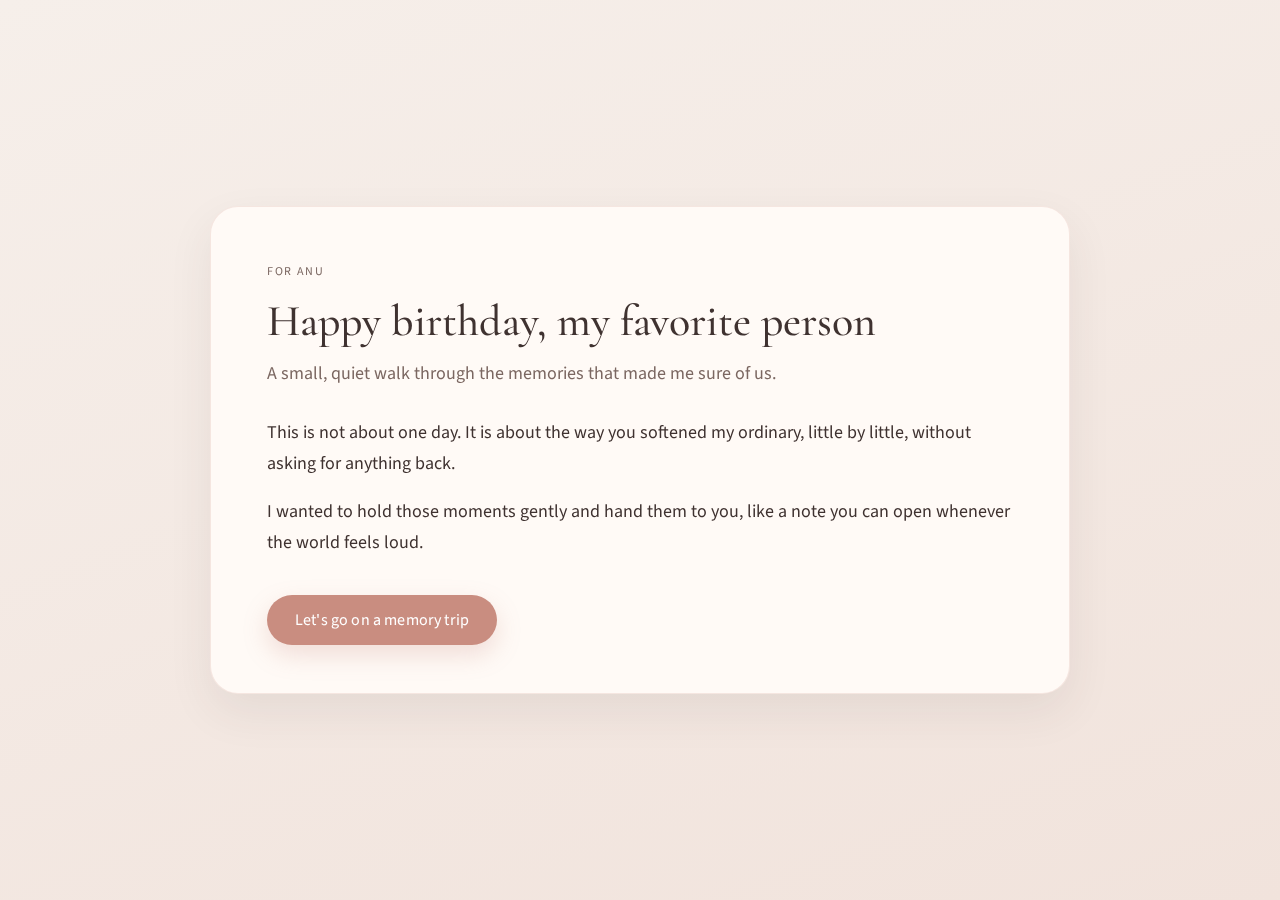
<file: index.html>
<!DOCTYPE html>
<html lang="en">
  <head>
    <meta charset="utf-8" />
    <meta name="viewport" content="width=device-width, initial-scale=1" />
    <title>Page 1 - Memory Trip</title>
    <link rel="stylesheet" href="style.css" />
  </head>
  <body>
    <audio
      id="bg-music"
      src="assets/happy-birthday-soft.mp3"
      autoplay
      loop
    ></audio>
    <div class="floating-hearts" aria-hidden="true"></div>
    <main class="page">
      <section class="card">
        <header class="hero reveal">
          <p class="eyebrow">For Anu</p>
          <h1 class="heading serif">Happy birthday, my favorite person</h1>
          <p class="subtext">
            A small, quiet walk through the memories that made me sure of us.
          </p>
        </header>

        <div class="body reveal">
          <p>
            This is not about one day. It is about the way you softened my
            ordinary, little by little, without asking for anything back.
          </p>
          <p>
            I wanted to hold those moments gently and hand them to you, like a
            note you can open whenever the world feels loud.
          </p>
        </div>

        <div class="nav reveal">
          <a class="btn" href="page2.html">Let's go on a memory trip</a>
        </div>
      </section>
    </main>

    <script src="script.js" defer></script>
  </body>
</html>
</file>
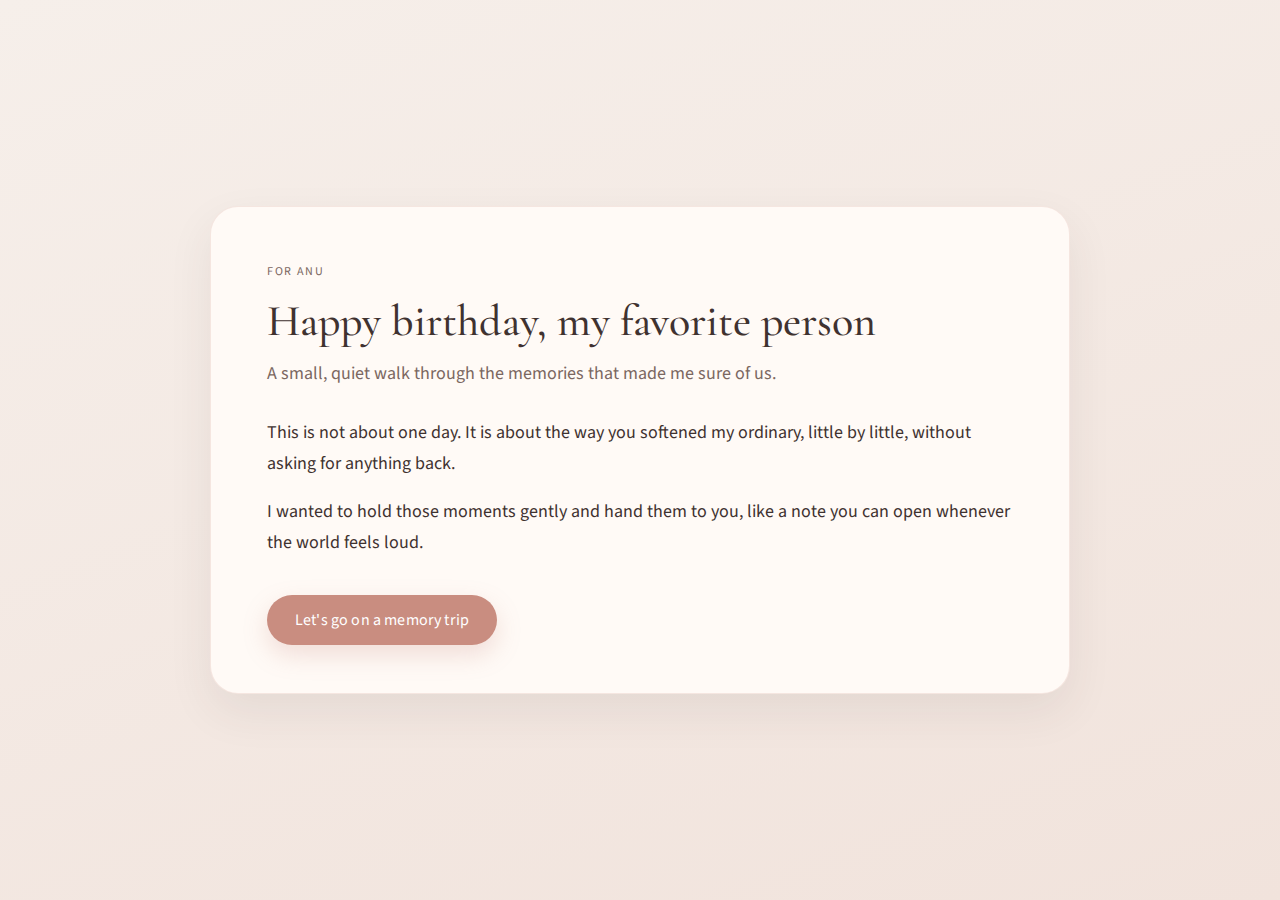
<file: project/index.html>
<!DOCTYPE html>
<html lang="en">
  <head>
    <meta charset="utf-8" />
    <meta name="viewport" content="width=device-width, initial-scale=1" />
    <title>Page 1 - Memory Trip</title>
    <link rel="stylesheet" href="style.css" />
  </head>
  <body>
    <main class="page">
      <section class="card">
        <header class="hero reveal">
          <p class="eyebrow">For Anu</p>
          <h1 class="heading serif">Happy birthday, my favorite person</h1>
          <p class="subtext">
            A small, quiet walk through the memories that made me sure of us.
          </p>
        </header>

        <div class="body reveal">
          <p>
            This is not about one day. It is about the way you softened my
            ordinary, little by little, without asking for anything back.
          </p>
          <p>
            I wanted to hold those moments gently and hand them to you, like a
            note you can open whenever the world feels loud.
          </p>
        </div>

        <div class="nav reveal">
          <a class="btn" href="page2.html">Let's go on a memory trip</a>
        </div>
      </section>
    </main>

    <script src="script.js" defer></script>
  </body>
</html>
</file>
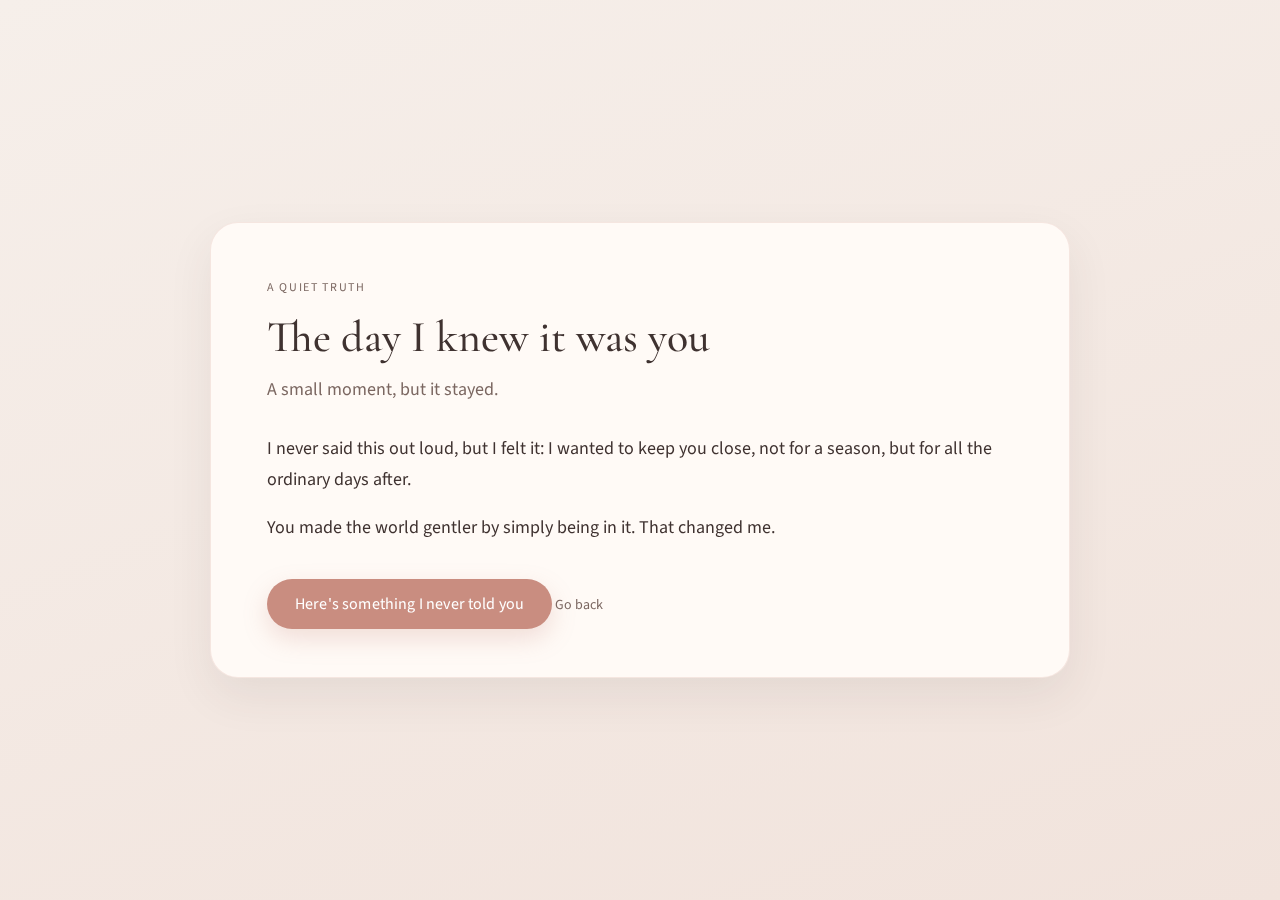
<file: page2.html>
<!DOCTYPE html>
<html lang="en">
  <head>
    <meta charset="utf-8" />
    <meta name="viewport" content="width=device-width, initial-scale=1" />
    <title>Page 2 - Something I Never Told You</title>
    <link rel="stylesheet" href="style.css" />
  </head>
  <body>
    <audio
      id="bg-music"
      src="assets/happy-birthday-soft.mp3"
      autoplay
      loop
    ></audio>
    <div class="floating-hearts" aria-hidden="true"></div>
    <main class="page">
      <section class="card">
        <header class="hero reveal">
          <p class="eyebrow">A Quiet Truth</p>
          <h1 class="heading serif">The day I knew it was you</h1>
          <p class="subtext">A small moment, but it stayed.</p>
        </header>

        <div class="body reveal">
          <p>
            I never said this out loud, but I felt it: I wanted to keep you
            close, not for a season, but for all the ordinary days after.
          </p>
          <p>
            You made the world gentler by simply being in it. That changed me.
          </p>
        </div>

        <div class="nav reveal">
          <a class="btn" href="page3.html">Here's something I never told you</a>
          <a class="back-link" href="index.html">Go back</a>
        </div>
      </section>
    </main>

    <script src="script.js" defer></script>
  </body>
</html>
</file>
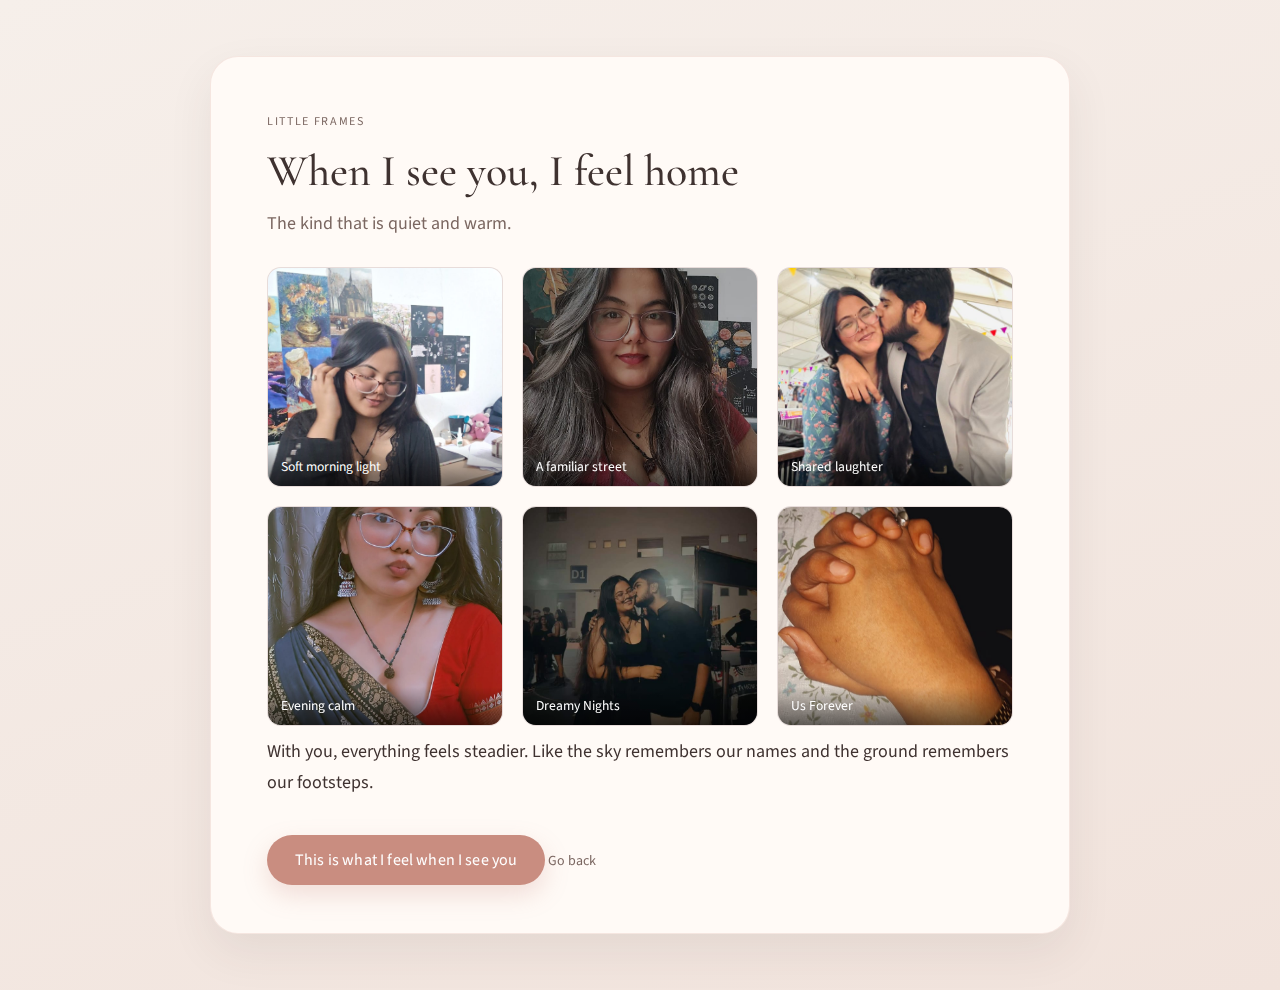
<file: page3.html>
<!DOCTYPE html>
<html lang="en">
  <head>
    <meta charset="utf-8" />
    <meta name="viewport" content="width=device-width, initial-scale=1" />
    <title>Page 3 - What I Feel</title>
    <link rel="stylesheet" href="style.css" />

    <!-- 🔧 Gallery Fix (inline, minimal) -->
    <style>
      .gallery {
        display: grid;
        grid-template-columns: repeat(auto-fit, minmax(180px, 1fr));
        gap: 1.2rem;
        width: 100%;
        margin-top: 1.5rem;
      }

      .gallery figure {
        position: relative;
        width: 100%;
        height: 220px; /* box height */
        overflow: hidden;
        border-radius: 14px;
        background: #eee;
      }

      .gallery img {
        width: 100%;
        height: 100%;
        object-fit: cover; /* ⭐ MAIN FIX */
        display: block;
        transition: transform 0.4s ease;
      }

      .gallery figure:hover img {
        transform: scale(1.06);
      }

      .gallery figcaption {
        position: absolute;
        bottom: 0;
        left: 0;
        width: 100%;
        padding: 0.6rem 0.8rem;
        font-size: 0.85rem;
        color: #fff;
        background: linear-gradient(
          to top,
          rgba(0, 0, 0, 0.55),
          rgba(0, 0, 0, 0)
        );
      }
    </style>
  </head>

  <body>
    <audio
      id="bg-music"
      src="assets/happy-birthday-soft.mp3"
      autoplay
      loop
    ></audio>

    <div class="floating-hearts" aria-hidden="true"></div>

    <main class="page">
      <section class="card">
        <header class="hero reveal">
          <p class="eyebrow">Little Frames</p>
          <h1 class="heading serif">When I see you, I feel home</h1>
          <p class="subtext">The kind that is quiet and warm.</p>
        </header>

        <section class="gallery reveal" aria-label="Photo memories">
          <figure>
            <img src="assets/images/img1.jpeg" alt="Soft morning light" />
            <figcaption>Soft morning light</figcaption>
          </figure>

          <figure>
            <img src="assets/images/img2.jpeg" alt="A familiar street" />
            <figcaption>A familiar street</figcaption>
          </figure>

          <figure>
            <img src="assets/images/img3.jpeg" alt="Shared laughter" />
            <figcaption>Shared laughter</figcaption>
          </figure>

          <figure>
            <img src="assets/images/img4.jpeg" alt="Evening calm" />
            <figcaption>Evening calm</figcaption>
          </figure>
          <figure>
            <img src="assets/images/img5.jpeg" alt="Dreamy Nights" />
            <figcaption>Dreamy Nights</figcaption>
          </figure>
          <figure>
            <img src="assets/images/img6.jpeg" alt="Evening calm" />
            <figcaption>Us Forever</figcaption>
          </figure>
        </section>

        <div class="body reveal">
          <p>
            With you, everything feels steadier. Like the sky remembers our
            names and the ground remembers our footsteps.
          </p>
        </div>

        <div class="nav reveal">
          <a class="btn" href="page4.html">
            This is what I feel when I see you
          </a>
          <a class="back-link" href="page2.html">Go back</a>
        </div>
      </section>
    </main>

    <script src="script.js" defer></script>
  </body>
</html>
</file>
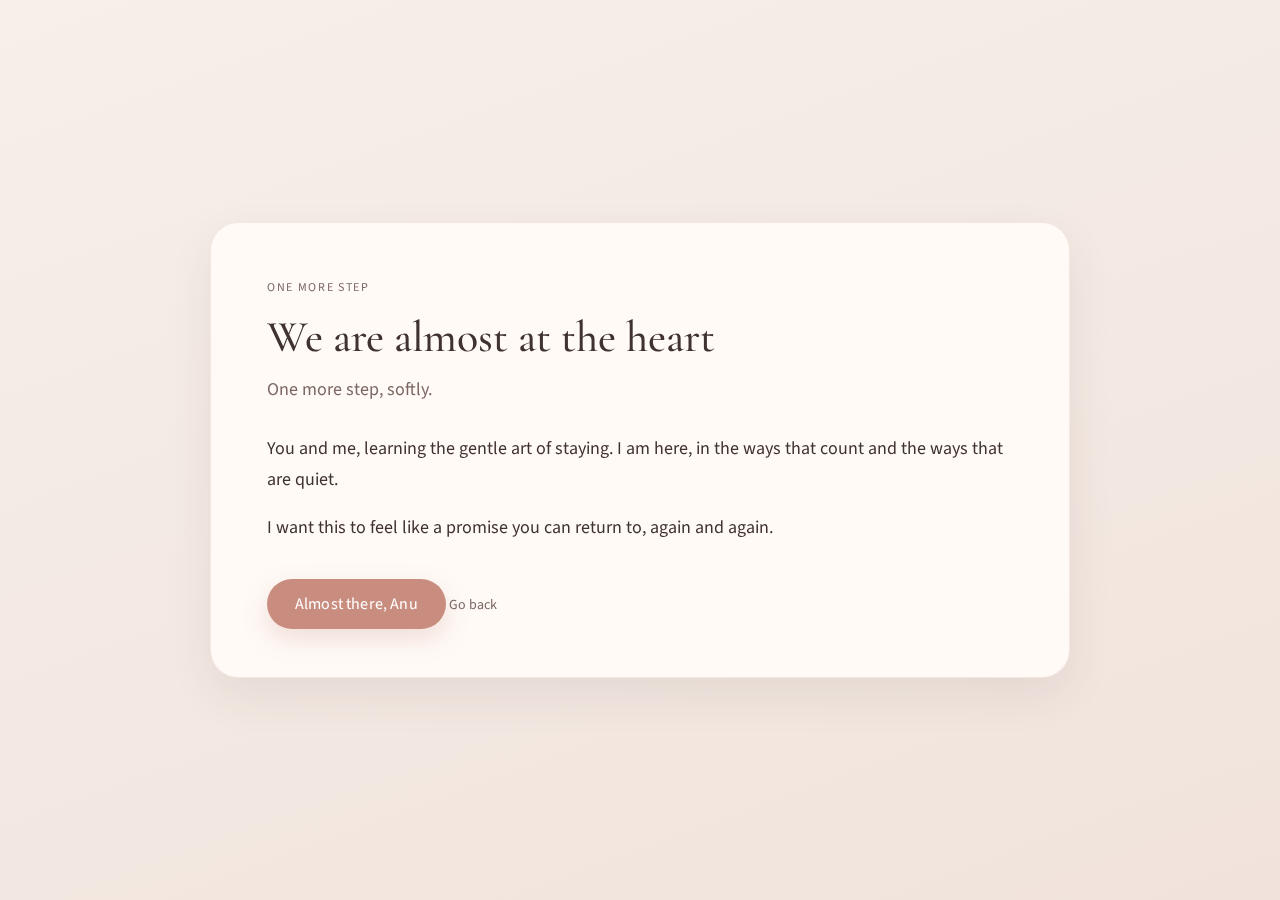
<file: page4.html>
<!DOCTYPE html>
<html lang="en">
  <head>
    <meta charset="utf-8" />
    <meta name="viewport" content="width=device-width, initial-scale=1" />
    <title>Page 4 - Almost There</title>
    <link rel="stylesheet" href="style.css" />
  </head>
  <body>
    <audio
      id="bg-music"
      src="assets/happy-birthday-soft.mp3"
      autoplay
      loop
    ></audio>
    <div class="floating-hearts" aria-hidden="true"></div>
    <main class="page">
      <section class="card">
        <header class="hero reveal">
          <p class="eyebrow">One More Step</p>
          <h1 class="heading serif">We are almost at the heart</h1>
          <p class="subtext">One more step, softly.</p>
        </header>

        <div class="body reveal">
          <p>
            You and me, learning the gentle art of staying. I am here, in the
            ways that count and the ways that are quiet.
          </p>
          <p>
            I want this to feel like a promise you can return to, again and
            again.
          </p>
        </div>

        <div class="nav reveal">
          <a class="btn" href="page5.html">Almost there, Anu</a>
          <a class="back-link" href="page3.html">Go back</a>
        </div>
      </section>
    </main>

    <script src="script.js" defer></script>
  </body>
</html>
</file>
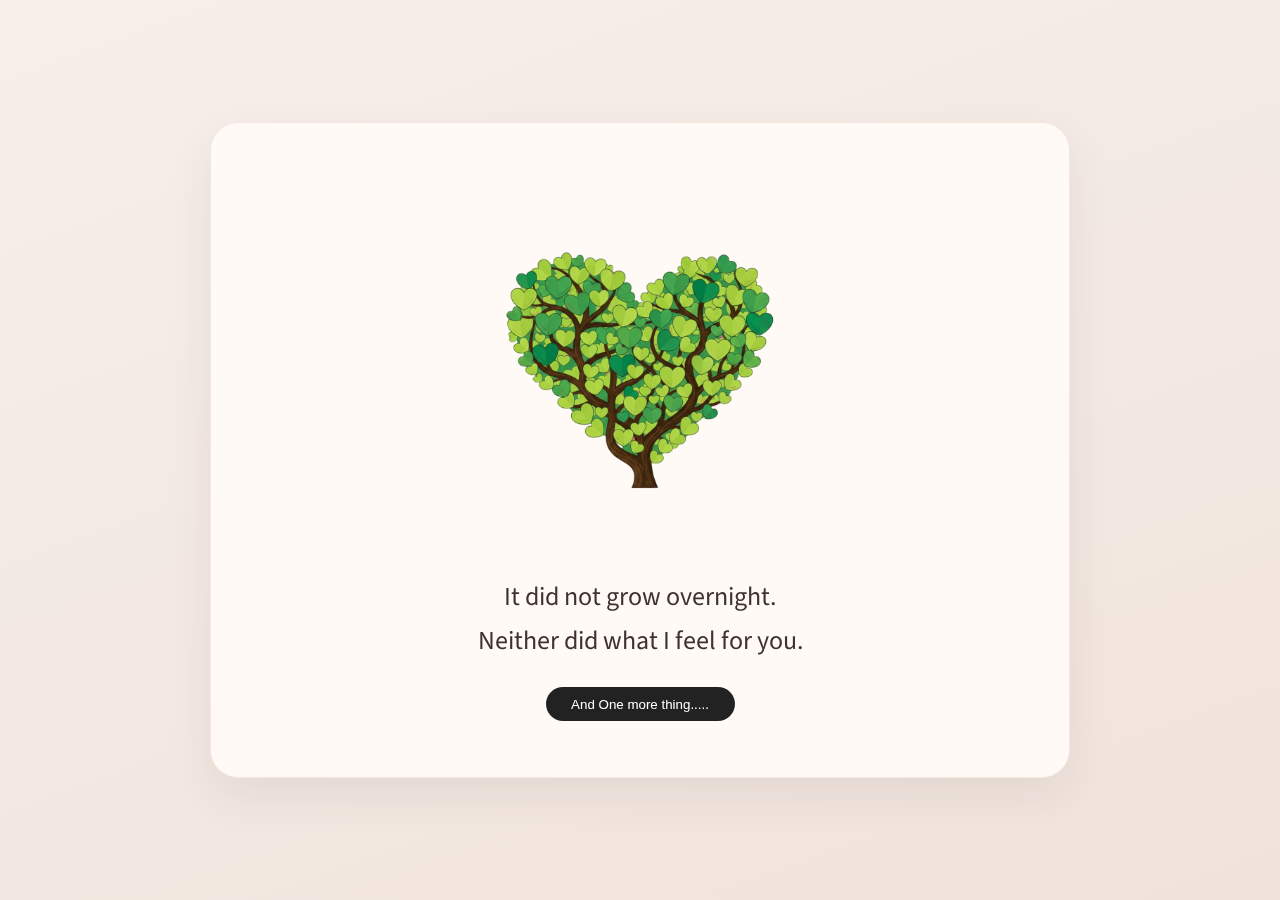
<file: page5.html>
<!DOCTYPE html>
<html lang="en">
  <head>
    <meta charset="utf-8" />
    <meta name="viewport" content="width=device-width, initial-scale=1" />
    <title>Page 5 - Heart</title>
    <link rel="stylesheet" href="style.css" />

    <style>
      /* layout stays same */
      .final-layout {
        display: grid;
        grid-template-columns: 1fr;
        gap: 2rem;
        align-items: center;
        text-align: center;
      }

      /* button */
      .one-more-btn {
        margin-top: 1.5rem;
        padding: 0.6rem 1.6rem;
        border-radius: 999px;
        border: none;
        background: #222;
        color: #fff;
        cursor: pointer;
      }

      /* popup overlay */
      .overlay {
        position: fixed;
        inset: 0;
        background: rgba(0, 0, 0, 0.55);
        display: none;
        align-items: center;
        justify-content: center;
        z-index: 999;
      }

      .overlay.active {
        display: flex;
      }

      /* popup box */
      .side-box {
        background: #fff;
        padding: 1.8rem;
        border-radius: 18px;
        text-align: center;
        width: 90%;
        max-width: 360px;
        box-shadow: 0 15px 40px rgba(0, 0, 0, 0.25);
        animation: pop 0.35s ease;
      }

      @keyframes pop {
        from {
          transform: scale(0.85);
          opacity: 0;
        }
        to {
          transform: scale(1);
          opacity: 1;
        }
      }

      .gojo {
        width: 150px;
        margin: 1rem auto;
        display: block;
      }

.choices {
  position: relative;
  margin-top: 1.8rem;
  height: 90px;
  display: flex;
  align-items: center;
  justify-content: center;
  gap: 1.2rem;
}

.choices button {
  padding: 0.7rem 1.6rem;
  font-size: 1rem;
  border-radius: 999px;
  border: none;
  cursor: pointer;
  position: relative;
}

.yes-btn {
  background: #ff69b4;
  color: #fff;
}

.no-btn {
  background: #ddd;
  color: #444;
  position: absolute; /* still absolute so it can run */
  right: 0;
}

    </style>
  </head>

  <body>
    <audio id="bg-music" src="assets/happy-birthday-soft.mp3" autoplay loop></audio>

    <div class="floating-hearts" aria-hidden="true"></div>

    <main class="page">
      <section class="card final">
        <div class="final-layout">
          <!-- ORIGINAL CONTENT -->
          <div>
            <div class="tree-wrap reveal">
              <img
                class="tree-svg"
                src="assets/Gemini_Generated_Image_u9aidvu9aidvu9ai.png"
                alt="Heart-shaped tree"
              />
            </div>

            <div class="final-text reveal">
              <p class="final-line">
                It did not grow overnight.<br />
                Neither did what I feel for you.
              </p>

              <button class="one-more-btn" onclick="openPopup()">
                And One more thing.....
              </button>
            </div>
          </div>
        </div>
      </section>
    </main>

    <!-- POPUP -->
    <div class="overlay" id="overlay">
      <div class="side-box">
        <img
          src="assets/images/Hug Kawaii.jpg"
          alt="Valentine"
          class="gojo"
        />

        <h2>Will you be my Valentine, Anu? 💌</h2>

        <div class="choices">
          <button class="yes-btn" onclick="goYes()">Yes 💖</button>
          <button class="no-btn" id="noBtn">No 🙃</button>
        </div>
      </div>
    </div>

    <script>
      const overlay = document.getElementById("overlay");
      const noBtn = document.getElementById("noBtn");

      function openPopup() {
        overlay.classList.add("active");
      }

      noBtn.addEventListener("mouseover", () => {
        const x = Math.random() * 180;
        const y = Math.random() * 80;
        noBtn.style.left = x + "px";
        noBtn.style.top = y + "px";
      });

      function goYes() {
        window.location.href = "page6.html";
      }
    </script>

    <script src="script.js" defer></script>
  </body>
</html>
</file>
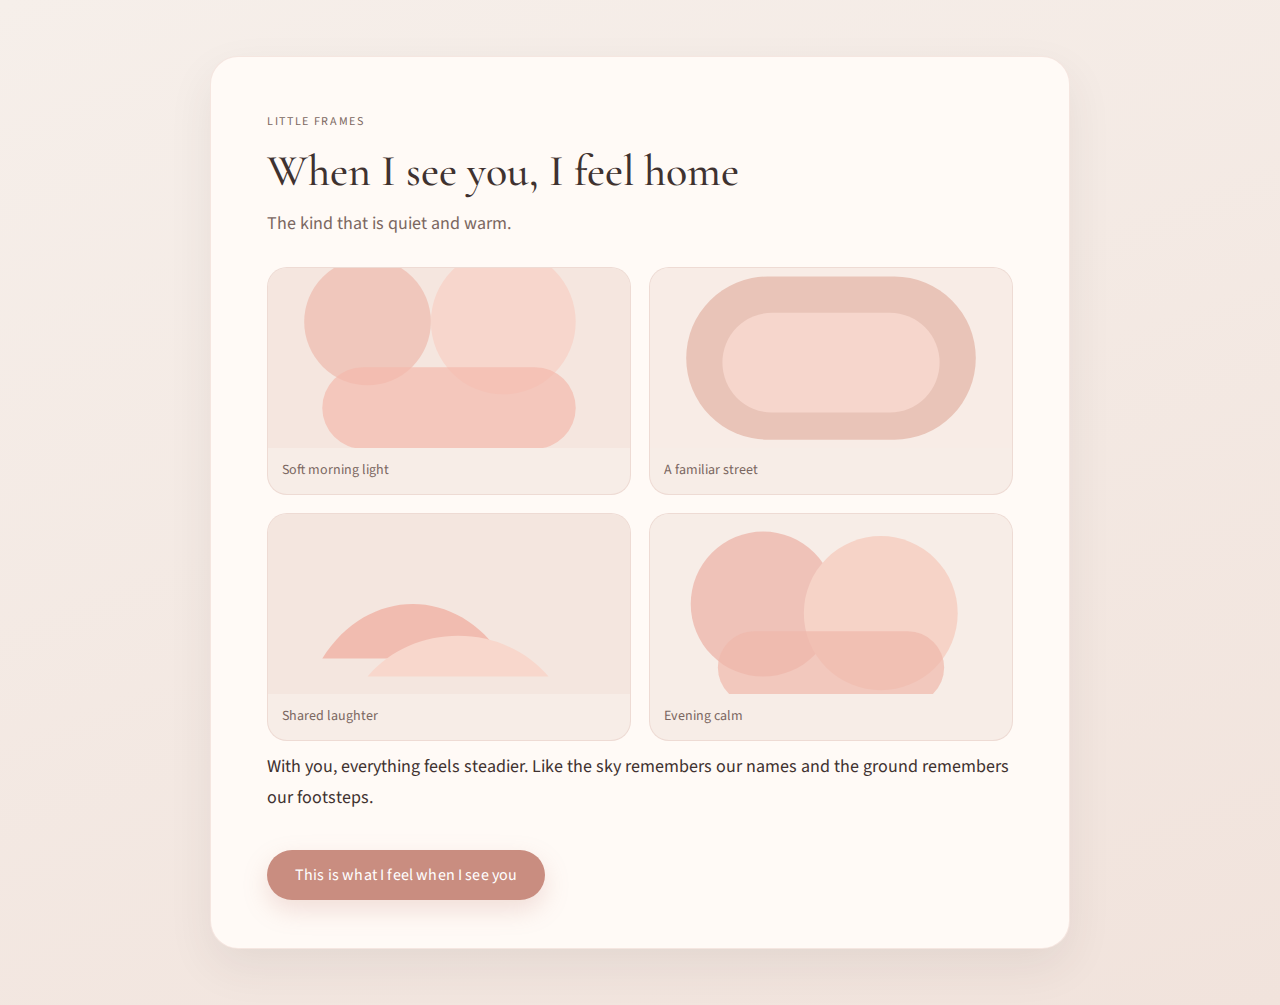
<file: project/page3.html>
<!DOCTYPE html>
<html lang="en">
  <head>
    <meta charset="utf-8" />
    <meta name="viewport" content="width=device-width, initial-scale=1" />
    <title>Page 3 - What I Feel</title>
    <link rel="stylesheet" href="style.css" />
  </head>
  <body>
    <main class="page">
      <section class="card">
        <header class="hero reveal">
          <p class="eyebrow">Little Frames</p>
          <h1 class="heading serif">When I see you, I feel home</h1>
          <p class="subtext">The kind that is quiet and warm.</p>
        </header>

        <section class="gallery reveal" aria-label="Photo memories">
          <figure>
            <img src="assets/images/img1.svg" alt="Soft morning light" />
            <figcaption>Soft morning light</figcaption>
          </figure>
          <figure>
            <img src="assets/images/img2.svg" alt="A familiar street" />
            <figcaption>A familiar street</figcaption>
          </figure>
          <figure>
            <img src="assets/images/img3.svg" alt="Shared laughter" />
            <figcaption>Shared laughter</figcaption>
          </figure>
          <figure>
            <img src="assets/images/img4.svg" alt="Evening calm" />
            <figcaption>Evening calm</figcaption>
          </figure>
        </section>

        <div class="body reveal">
          <p>
            With you, everything feels steadier. Like the sky remembers our
            names and the ground remembers our footsteps.
          </p>
        </div>

        <div class="nav reveal">
          <a class="btn" href="page4.html">This is what I feel when I see you</a>
        </div>
      </section>
    </main>

    <script src="script.js" defer></script>
  </body>
</html>
</file>
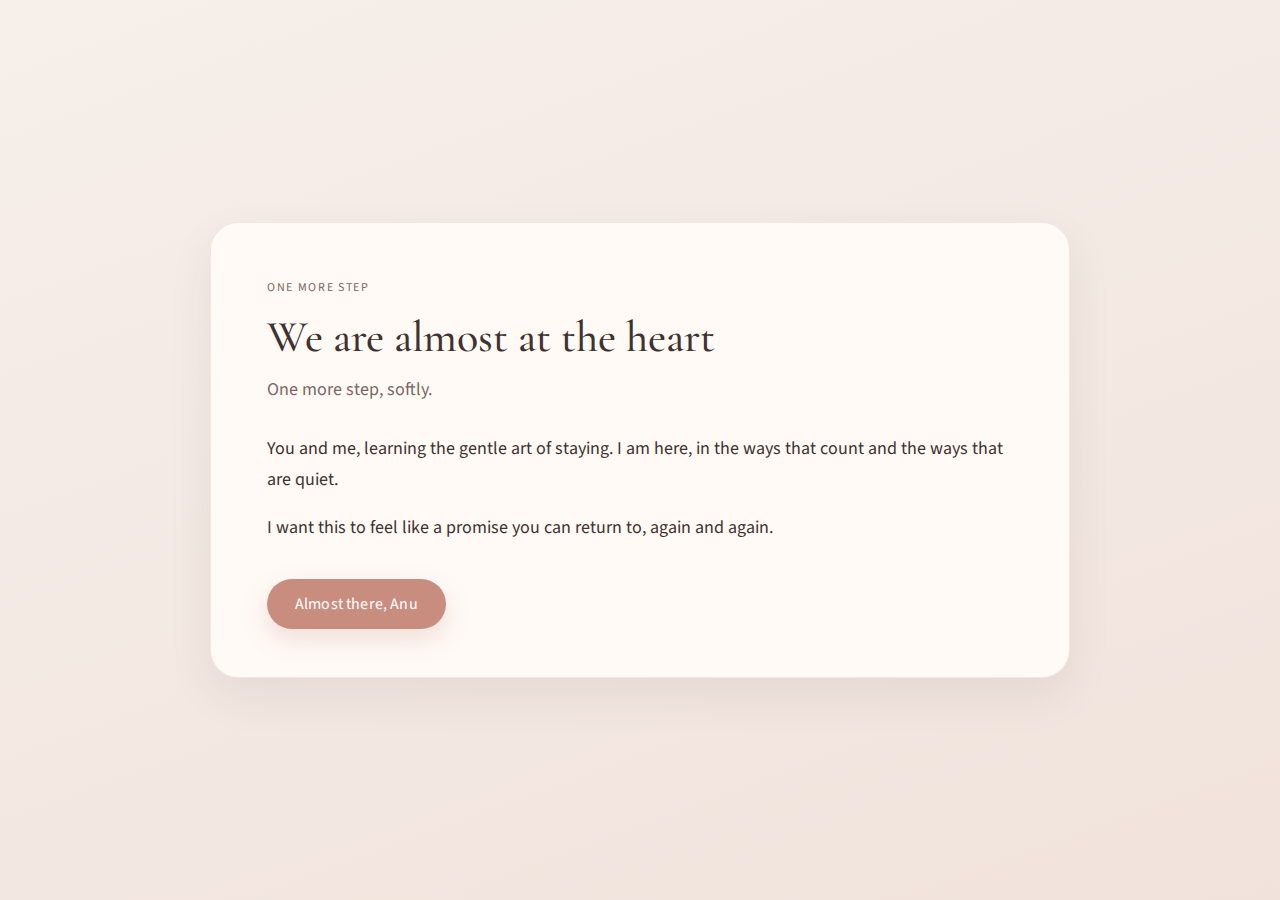
<file: project/page4.html>
<!DOCTYPE html>
<html lang="en">
  <head>
    <meta charset="utf-8" />
    <meta name="viewport" content="width=device-width, initial-scale=1" />
    <title>Page 4 - Almost There</title>
    <link rel="stylesheet" href="style.css" />
  </head>
  <body>
    <main class="page">
      <section class="card">
        <header class="hero reveal">
          <p class="eyebrow">One More Step</p>
          <h1 class="heading serif">We are almost at the heart</h1>
          <p class="subtext">One more step, softly.</p>
        </header>

        <div class="body reveal">
          <p>
            You and me, learning the gentle art of staying. I am here, in the
            ways that count and the ways that are quiet.
          </p>
          <p>
            I want this to feel like a promise you can return to, again and
            again.
          </p>
        </div>

        <div class="nav reveal">
          <a class="btn" href="page5.html">Almost there, Anu</a>
        </div>
      </section>
    </main>

    <script src="script.js" defer></script>
  </body>
</html>
</file>
<file: style.css>
@import url("https://fonts.googleapis.com/css2?family=Cormorant+Garamond:wght@400;500;600&family=Source+Sans+3:wght@300;400;500&display=swap");

:root {
  --bg: #f6efea;
  --bg-accent: #f1e3dc;
  --card: #fffaf6;
  --ink: #3f3230;
  --muted: #7b6761;
  --accent: #c98d80;
  --accent-dark: #b07a70;
  --shadow: 0 18px 45px rgba(63, 50, 48, 0.08);
}

* {
  box-sizing: border-box;
  margin: 0;
  padding: 0;
}

body {
  font-family: "Source Sans 3", "Helvetica Neue", Arial, sans-serif;
  color: var(--ink);
  background: linear-gradient(160deg, var(--bg), var(--bg-accent));
  min-height: 100vh;
}

.page {
  position: relative;
  z-index: 1;
  min-height: 100vh;
  display: flex;
  align-items: center;
  justify-content: center;
  padding: 56px 20px;
}

.card {
  width: min(860px, 100%);
  background: var(--card);
  border-radius: 28px;
  padding: 56px 56px 48px;
  box-shadow: var(--shadow);
  border: 1px solid rgba(201, 141, 128, 0.18);
  position: relative;
  z-index: 1;
}

.card.final {
  text-align: center;
  padding: 64px 32px 56px;
}

.serif {
  font-family: "Cormorant Garamond", "Times New Roman", serif;
}

.hero {
  margin-bottom: 28px;
}

.eyebrow {
  letter-spacing: 0.14em;
  text-transform: uppercase;
  font-size: 12px;
  color: var(--muted);
  margin-bottom: 14px;
}

.heading {
  font-size: clamp(32px, 4vw, 44px);
  font-weight: 500;
  margin-bottom: 12px;
}

.subtext {
  font-size: 18px;
  color: var(--muted);
  max-width: 560px;
  line-height: 1.6;
}

.body {
  display: grid;
  gap: 16px;
  font-size: 18px;
  line-height: 1.75;
  color: var(--ink);
}

.nav {
  margin-top: 36px;
}

.btn {
  display: inline-flex;
  align-items: center;
  justify-content: center;
  padding: 14px 28px;
  border-radius: 999px;
  background: var(--accent);
  color: #fff;
  text-decoration: none;
  font-size: 16px;
  letter-spacing: 0.01em;
  transition: transform 0.6s ease, background 0.6s ease, box-shadow 0.6s ease;
  box-shadow: 0 10px 24px rgba(201, 141, 128, 0.25);
}

.btn:hover,
.btn:focus-visible {
  background: var(--accent-dark);
  transform: translateY(-1px);
  box-shadow: 0 14px 30px rgba(176, 122, 112, 0.28);
}

.back-link {
  display: inline-flex;
  align-items: center;
  justify-content: center;
  margin-top: 14px;
  font-size: 14px;
  color: var(--muted);
  text-decoration: none;
  transition: color 0.4s ease;
}

.back-link:hover,
.back-link:focus-visible {
  color: var(--ink);
}

.gallery {
  margin: 28px 0 10px;
  display: grid;
  grid-template-columns: repeat(2, minmax(0, 1fr));
  gap: 18px;
}

.gallery figure {
  background: #f7ede7;
  border-radius: 20px;
  overflow: hidden;
  border: 1px solid rgba(201, 141, 128, 0.18);
}

.gallery img {
  display: block;
  width: 100%;
  height: 180px;
  object-fit: cover;
}

.gallery figcaption {
  padding: 12px 14px 14px;
  font-size: 14px;
  color: var(--muted);
}

.floating-hearts {
  position: fixed;
  inset: 0;
  pointer-events: none;
  overflow: hidden;
  z-index: 0;
}

.floating-hearts span {
  position: absolute;
  left: var(--left);
  bottom: -80px;
  width: var(--size);
  height: var(--size);
  background: rgba(201, 141, 128, 0.32);
  transform: rotate(45deg);
  opacity: var(--opacity);
  filter: blur(var(--blur));
  animation: float-heart var(--duration) ease-in infinite;
  animation-delay: var(--delay);
}

.floating-hearts span::before,
.floating-hearts span::after {
  content: "";
  position: absolute;
  width: 100%;
  height: 100%;
  background: inherit;
  border-radius: 50%;
}

.floating-hearts span::before {
  top: -50%;
  left: 0;
}

.floating-hearts span::after {
  left: -50%;
  top: 0;
}

.tree-wrap {
  display: flex;
  justify-content: center;
  margin-bottom: 28px;
}

.tree-svg {
  width: min(360px, 70vw);
  animation: tree-breathe 6s ease-in-out infinite;
}

.heart-leaves {
  opacity: 0.85;
}

.final-line {
  font-size: clamp(20px, 2.6vw, 26px);
  line-height: 1.7;
  color: var(--ink);
}

.reveal {
  opacity: 0;
  transform: translateY(14px);
  transition: opacity 1.1s ease, transform 1.1s ease;
}

.reveal.is-visible {
  opacity: 1;
  transform: translateY(0);
}

@keyframes tree-breathe {
  0% {
    transform: scale(1);
  }
  50% {
    transform: scale(1.015);
  }
  100% {
    transform: scale(1);
  }
}

@keyframes float-heart {
  0% {
    transform: translateY(0) translateX(0) rotate(45deg) scale(0.9);
  }
  50% {
    transform: translateY(-60vh) translateX(12px) rotate(45deg) scale(1);
  }
  100% {
    transform: translateY(-120vh) translateX(-8px) rotate(45deg) scale(1.1);
  }
}

@media (max-width: 720px) {
  .card {
    padding: 44px 28px 40px;
  }

  .gallery {
    grid-template-columns: 1fr;
  }

  .gallery img {
    height: 200px;
  }
}
</file>
<file: project/style.css>
@import url("https://fonts.googleapis.com/css2?family=Cormorant+Garamond:wght@400;500;600&family=Source+Sans+3:wght@300;400;500&display=swap");

:root {
  --bg: #f6efea;
  --bg-accent: #f1e3dc;
  --card: #fffaf6;
  --ink: #3f3230;
  --muted: #7b6761;
  --accent: #c98d80;
  --accent-dark: #b07a70;
  --shadow: 0 18px 45px rgba(63, 50, 48, 0.08);
}

* {
  box-sizing: border-box;
  margin: 0;
  padding: 0;
}

body {
  font-family: "Source Sans 3", "Helvetica Neue", Arial, sans-serif;
  color: var(--ink);
  background: linear-gradient(160deg, var(--bg), var(--bg-accent));
  min-height: 100vh;
}

.page {
  min-height: 100vh;
  display: flex;
  align-items: center;
  justify-content: center;
  padding: 56px 20px;
}

.card {
  width: min(860px, 100%);
  background: var(--card);
  border-radius: 28px;
  padding: 56px 56px 48px;
  box-shadow: var(--shadow);
  border: 1px solid rgba(201, 141, 128, 0.18);
}

.card.final {
  text-align: center;
  padding: 64px 32px 56px;
}

.serif {
  font-family: "Cormorant Garamond", "Times New Roman", serif;
}

.hero {
  margin-bottom: 28px;
}

.eyebrow {
  letter-spacing: 0.14em;
  text-transform: uppercase;
  font-size: 12px;
  color: var(--muted);
  margin-bottom: 14px;
}

.heading {
  font-size: clamp(32px, 4vw, 44px);
  font-weight: 500;
  margin-bottom: 12px;
}

.subtext {
  font-size: 18px;
  color: var(--muted);
  max-width: 560px;
  line-height: 1.6;
}

.body {
  display: grid;
  gap: 16px;
  font-size: 18px;
  line-height: 1.75;
  color: var(--ink);
}

.nav {
  margin-top: 36px;
}

.btn {
  display: inline-flex;
  align-items: center;
  justify-content: center;
  padding: 14px 28px;
  border-radius: 999px;
  background: var(--accent);
  color: #fff;
  text-decoration: none;
  font-size: 16px;
  letter-spacing: 0.01em;
  transition: transform 0.6s ease, background 0.6s ease, box-shadow 0.6s ease;
  box-shadow: 0 10px 24px rgba(201, 141, 128, 0.25);
}

.btn:hover,
.btn:focus-visible {
  background: var(--accent-dark);
  transform: translateY(-1px);
  box-shadow: 0 14px 30px rgba(176, 122, 112, 0.28);
}

.gallery {
  margin: 28px 0 10px;
  display: grid;
  grid-template-columns: repeat(2, minmax(0, 1fr));
  gap: 18px;
}

.gallery figure {
  background: #f7ede7;
  border-radius: 20px;
  overflow: hidden;
  border: 1px solid rgba(201, 141, 128, 0.18);
}

.gallery img {
  display: block;
  width: 100%;
  height: 180px;
  object-fit: cover;
}

.gallery figcaption {
  padding: 12px 14px 14px;
  font-size: 14px;
  color: var(--muted);
}

.tree-wrap {
  display: flex;
  justify-content: center;
  margin-bottom: 28px;
}

.tree-svg {
  width: min(360px, 70vw);
  animation: tree-breathe 6s ease-in-out infinite;
}

.heart-leaves {
  opacity: 0.85;
}

.final-line {
  font-size: clamp(20px, 2.6vw, 26px);
  line-height: 1.7;
  color: var(--ink);
}

.reveal {
  opacity: 0;
  transform: translateY(14px);
  transition: opacity 1.1s ease, transform 1.1s ease;
}

.reveal.is-visible {
  opacity: 1;
  transform: translateY(0);
}

@keyframes tree-breathe {
  0% {
    transform: scale(1);
  }
  50% {
    transform: scale(1.015);
  }
  100% {
    transform: scale(1);
  }
}

@media (max-width: 720px) {
  .card {
    padding: 44px 28px 40px;
  }

  .gallery {
    grid-template-columns: 1fr;
  }

  .gallery img {
    height: 200px;
  }
}
</file>
